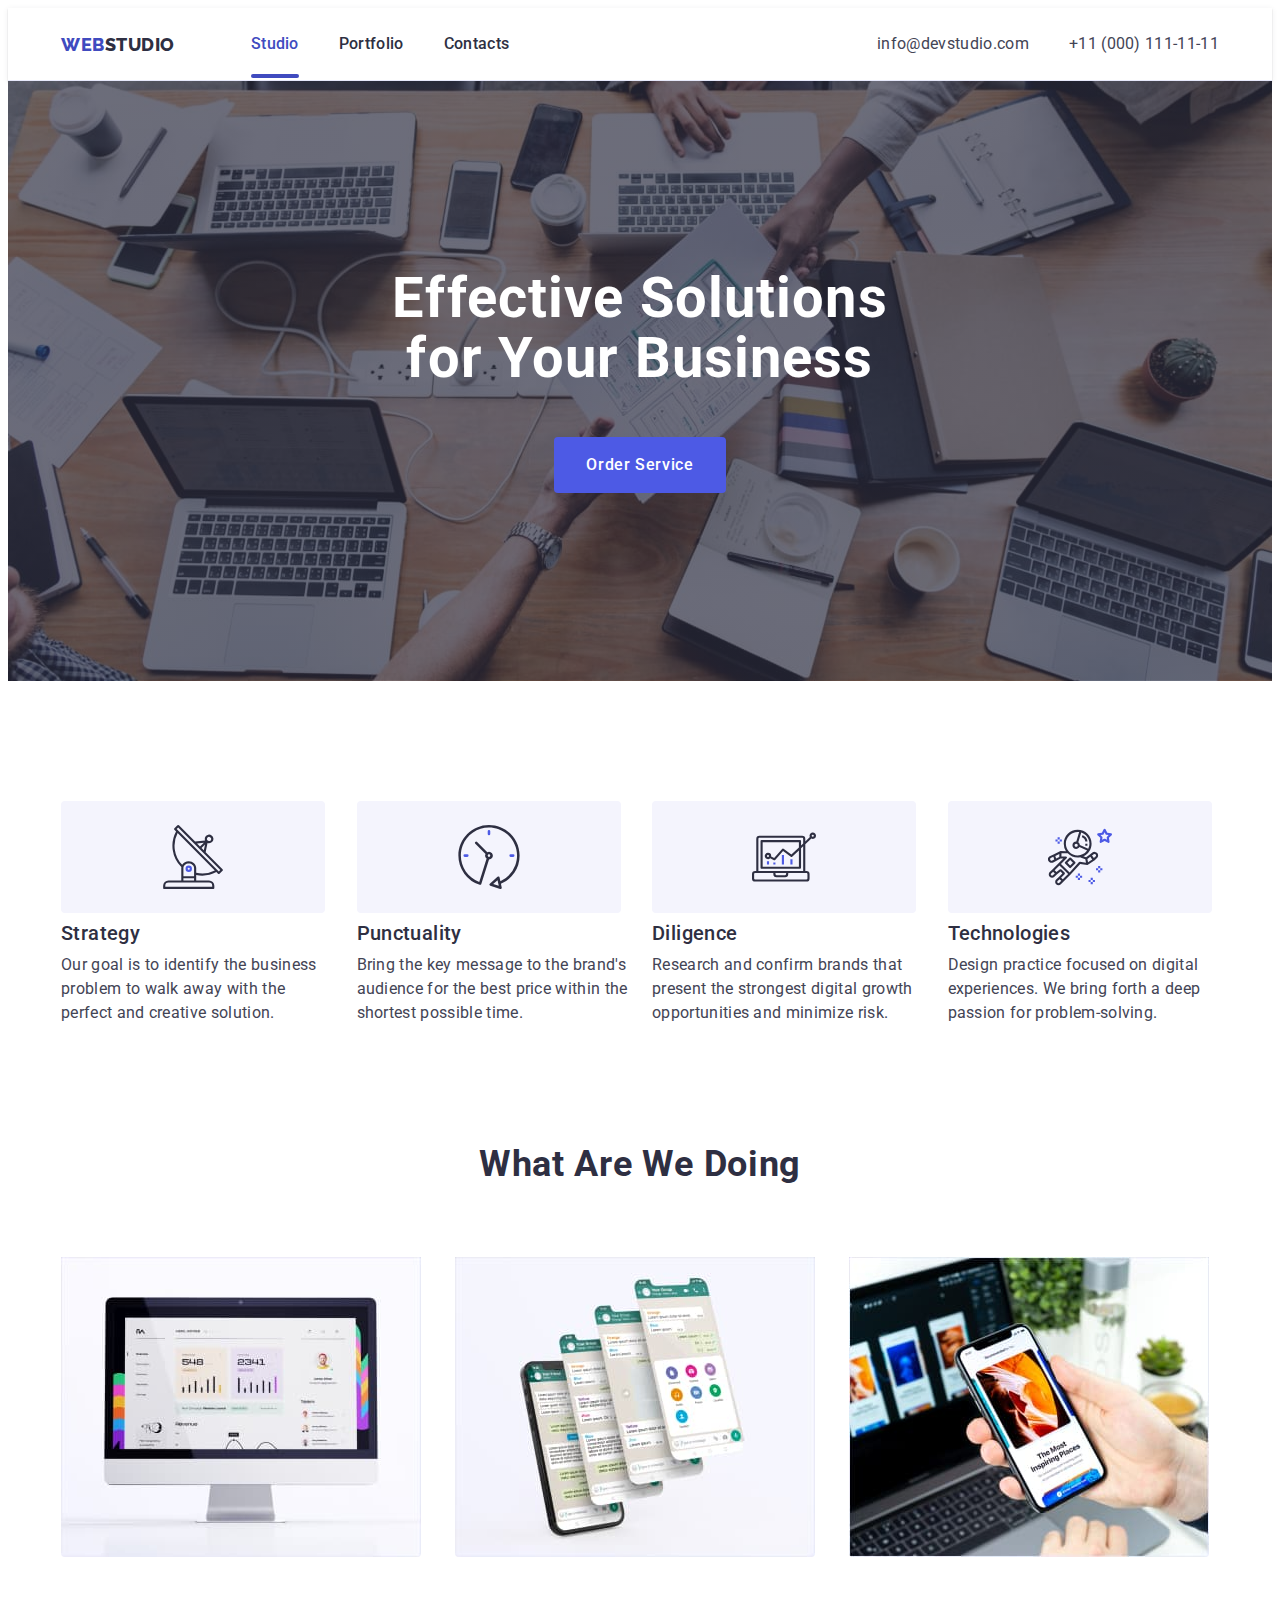
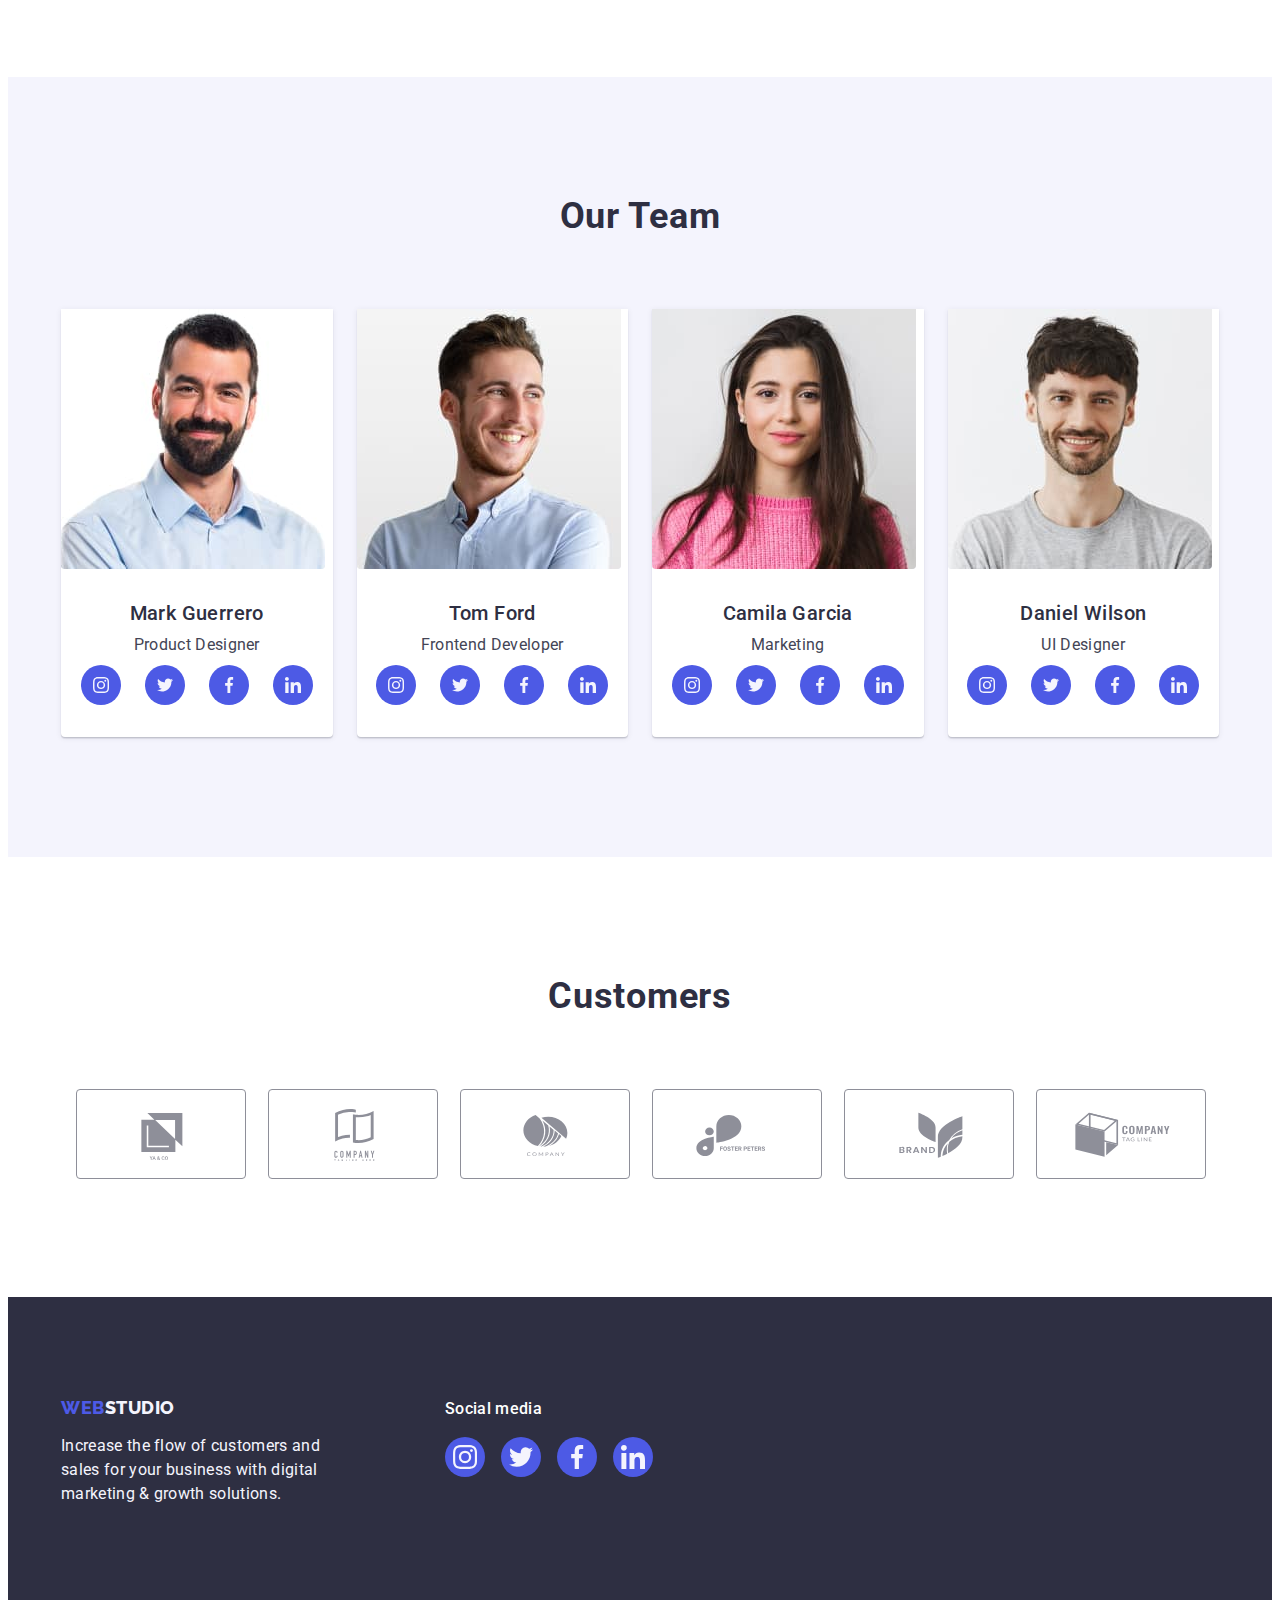
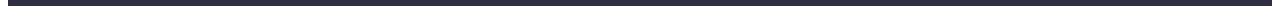
<file: index.html>
<!DOCTYPE html>
<html lang="en">
  <head>
    <meta charset="UTF-8" />
    <meta name="viewport" content="width=device-width, initial-scale=1.0" />
    <link rel="preconnect" href="https://fonts.googleapis.com" />
    <link rel="preconnect" href="https://fonts.gstatic.com" crossorigin />
    <link
      href="https://fonts.googleapis.com/css2?family=Raleway:wght@800&family=Roboto:wght@400;500;700&display=swap"
      rel="stylesheet"
    />
    <link
      rel="stylesheet"
      href="https://cdnjs.cloudflare.com/ajax/libs/modern-normalize/2.0.0/modern-normalize.min.css"
      integrity="sha512-4xo8blKMVCiXpTaLzQSLSw3KFOVPWhm/TRtuPVc4WG6kUgjH6J03IBuG7JZPkcWMxJ5huwaBpOpnwYElP/m6wg=="
      crossorigin="anonymous"
      referrerpolicy="no-referrer"
    />
    <link href="./css/styles.css" rel="stylesheet" />
    <title>WebStudio</title>
  </head>
  <body>
    <header class="headers">
      <div class="container header-container">
        <nav class="header-nav">
          <a class="header-logo-upper link" href="./index.html"
            >Web<span class="logo-ligh">Studio</span>
          </a>
          <ul class="header-menu list">
            <li class="header-menu-item">
              <a
                class="header-menu-link-active link current"
                href="./index.html"
                >Studio</a
              >
            </li>
            <li class="header-menu-item">
              <a class="header-menu-link link" href="./portfolio.html"
                >Portfolio</a
              >
            </li>
            <li class="header-menu-item">
              <a class="header-menu-link link" href="">Contacts</a>
            </li>
          </ul>
        </nav>
        <address class="address">
          <ul class="address-menu list">
            <li class="address-menu-item">
              <a class="address-menu-link link" href="mailto:info@devstudio.com"
                >info@devstudio.com</a
              >
            </li>
            <li class="address-menu-item">
              <a class="address-menu-link link" href="tel:+110001111111"
                >+11 (000) 111-11-11</a
              >
            </li>
          </ul>
        </address>
      </div>
    </header>

    <main>
      <!-- Section 1-->
      <section class="hero-image list">
        <div class="container hero-image-container">
          <h1 class="hero-image-title">
            Effective Solutions for Your Business
          </h1>
          <button type="button" class="digital" data-modal-open>
            Order Service
          </button>
        </div>
      </section>

      <!-- Section 2 -->
      <section class="section-two">
        <div class="container">
          <!--Feature 1-->
          <h2 class="visually-hidden">Section 2</h2>
          <ul class="section-two-menu list">
            <li class="section-two-menu-item">
              <div class="section-two-menu-icons">
                <svg class="section-two-icons" width="64" height="64">
                  <use href="./images/icons.svg#icons-antenna"></use>
                </svg>
              </div>
              <h3 class="sect-heads-three">Strategy</h3>
              <p class="section-text">
                Our goal is to identify the business problem to walk away with
                the perfect and creative solution.
              </p>
            </li>

            <!--Feature 2-->
            <li class="section-two-menu-item">
              <div class="section-two-menu-icons">
                <svg class="section-two-icons" width="64" height="64">
                  <use href="./images/icons.svg#icons-clock"></use>
                </svg>
              </div>
              <h3 class="sect-heads-three">Punctuality</h3>
              <p class="section-text">
                Bring the key message to the brand's audience for the best price
                within the shortest possible time.
              </p>
            </li>

            <!--Feature 3-->
            <li class="section-two-menu-item">
              <div class="section-two-menu-icons">
                <svg class="section-two-icons" width="64" height="64">
                  <use href="./images/icons.svg#icons-diagram"></use>
                </svg>
              </div>
              <h3 class="sect-heads-three">Diligence</h3>
              <p class="section-text">
                Research and confirm brands that present the strongest digital
                growth opportunities and minimize risk.
              </p>
            </li>

            <!--Feature 4-->
            <li class="section-two-menu-item">
              <div class="section-two-menu-icons">
                <svg class="section-two-icons" width="64" height="64">
                  <use href="./images/icons.svg#icons-astronaut"></use>
                </svg>
              </div>
              <h3 class="sect-heads-three">Technologies</h3>
              <p class="section-text">
                Design practice focused on digital experiences. We bring forth a
                deep passion for problem-solving.
              </p>
            </li>
          </ul>
        </div>
      </section>

      <!-- Section 3 -->
      <section class="section-three">
        <div class="container">
          <h2 class="sect-heads-two">What are we doing</h2>
          <ul class="section-three-list list">
            <li class="section-three-item">
              <img
                src="./images/img1.jpg"
                alt="Monitor"
                width="360"
                class="img-bg"
              />
            </li>
            <li class="section-three-item">
              <img
                src="./images/img2.jpg"
                alt="Phone"
                width="360"
                class="img-bg"
              />
            </li>
            <li class="section-three-item">
              <img
                src="./images/img3.jpg"
                alt="Phone and laptop"
                width="360"
                class="img-bg"
              />
            </li>
          </ul>
        </div>
      </section>

      <!--Section 4-->
      <section class="sect-four list">
        <div class="container">
          <h2 class="sect-heads-two">Our Team</h2>
          <ul class="sect-four-list list">
            <li class="sect-four-item">
              <img
                src="./images/mark_guerrero.jpg"
                alt="Mark Guerrero"
                width="264"
                class="img-bg"
              />
              <div class="workers">
                <h3 class="sect-four-heads-three">Mark Guerrero</h3>
                <p class="sect-four-text">Product Designer</p>
                <ul class="messenger-icons-menu list">
                  <li class="messenger-icons-item">
                    <a class="messenger-icons-link" href="" target="_blank">
                      <svg class="messenger-icons-img" width="16" height="16">
                        <use href="./images/icons.svg#icons-instagram"></use>
                      </svg>
                    </a>
                  </li>
                  <li class="messenger-icons-item">
                    <a class="messenger-icons-link" href="" target="_blank">
                      <svg class="messenger-icons-img" width="16" height="16">
                        <use href="./images/icons.svg#icons-twitter"></use>
                      </svg>
                    </a>
                  </li>
                  <li class="messenger-icons-item">
                    <a class="messenger-icons-link" href="" target="_blank">
                      <svg class="messenger-icons-img" width="16" height="16">
                        <use href="./images/icons.svg#icons-facebook"></use>
                      </svg>
                    </a>
                  </li>
                  <li class="messenger-icons-item">
                    <a class="messenger-icons-link" href="" target="_blank">
                      <svg class="messenger-icons-img" width="16" height="16">
                        <use href="./images/icons.svg#icons-linkedin"></use>
                      </svg>
                    </a>
                  </li>
                </ul>
              </div>
            </li>
            <li class="sect-four-item">
              <img
                src="./images/tom_ford.jpg"
                alt="Tom Ford"
                width="264"
                class="img-bg"
              />
              <div class="workers">
                <h3 class="sect-four-heads-three">Tom Ford</h3>
                <p class="sect-four-text">Frontend Developer</p>
                <ul class="messenger-icons-menu list">
                  <li class="messenger-icons-item">
                    <a class="messenger-icons-link" href="" target="_blank">
                      <svg class="messenger-icons-img" width="16" height="16">
                        <use href="./images/icons.svg#icons-instagram"></use>
                      </svg>
                    </a>
                  </li>
                  <li class="messenger-icons-item">
                    <a class="messenger-icons-link" href="" target="_blank">
                      <svg class="messenger-icons-img" width="16" height="16">
                        <use href="./images/icons.svg#icons-twitter"></use>
                      </svg>
                    </a>
                  </li>
                  <li class="messenger-icons-item">
                    <a class="messenger-icons-link" href="" target="_blank">
                      <svg class="messenger-icons-img" width="16" height="16">
                        <use href="./images/icons.svg#icons-facebook"></use>
                      </svg>
                    </a>
                  </li>
                  <li class="messenger-icons-item">
                    <a class="messenger-icons-link" href="" target="_blank">
                      <svg class="messenger-icons-img" width="16" height="16">
                        <use href="./images/icons.svg#icons-linkedin"></use>
                      </svg>
                    </a>
                  </li>
                </ul>
              </div>
            </li>
            <li class="sect-four-item">
              <img
                src="./images/camila_garcia.jpg"
                alt="Camila Garcia"
                width="264"
                class="img-bg"
              />
              <div class="workers">
                <h3 class="sect-four-heads-three">Camila Garcia</h3>
                <p class="sect-four-text">Marketing</p>

                <ul class="messenger-icons-menu list">
                  <li class="messenger-icons-item">
                    <a class="messenger-icons-link" href="" target="_blank">
                      <svg class="messenger-icons-img" width="16" height="16">
                        <use href="./images/icons.svg#icons-instagram"></use>
                      </svg>
                    </a>
                  </li>
                  <li class="messenger-icons-item">
                    <a class="messenger-icons-link" href="" target="_blank">
                      <svg class="messenger-icons-img" width="16" height="16">
                        <use href="./images/icons.svg#icons-twitter"></use>
                      </svg>
                    </a>
                  </li>
                  <li class="messenger-icons-item">
                    <a class="messenger-icons-link" href="" target="_blank">
                      <svg class="messenger-icons-img" width="16" height="16">
                        <use href="./images/icons.svg#icons-facebook"></use>
                      </svg>
                    </a>
                  </li>
                  <li class="messenger-icons-item">
                    <a class="messenger-icons-link" href="" target="_blank">
                      <svg class="messenger-icons-img" width="16" height="16">
                        <use href="./images/icons.svg#icons-linkedin"></use>
                      </svg>
                    </a>
                  </li>
                </ul>
              </div>
            </li>
            <li class="sect-four-item">
              <img
                src="./images/daniel_wilson.jpg"
                alt="Daniel Wilson"
                width="264"
                class="img-bg"
              />
              <div class="workers">
                <h3 class="sect-four-heads-three">Daniel Wilson</h3>
                <p class="sect-four-text">UI Designer</p>
                <ul class="messenger-icons-menu list">
                  <li class="messenger-icons-item">
                    <a class="messenger-icons-link" href="" target="_blank">
                      <svg class="messenger-icons-img" width="16" height="16">
                        <use href="./images/icons.svg#icons-instagram"></use>
                      </svg>
                    </a>
                  </li>
                  <li class="messenger-icons-item">
                    <a class="messenger-icons-link" href="" target="_blank">
                      <svg class="messenger-icons-img" width="16" height="16">
                        <use href="./images/icons.svg#icons-twitter"></use>
                      </svg>
                    </a>
                  </li>
                  <li class="messenger-icons-item">
                    <a class="messenger-icons-link" href="" target="_blank">
                      <svg class="messenger-icons-img" width="16" height="16">
                        <use href="./images/icons.svg#icons-facebook"></use>
                      </svg>
                    </a>
                  </li>
                  <li class="messenger-icons-item">
                    <a class="messenger-icons-link" href="" target="_blank">
                      <svg class="messenger-icons-img" width="16" height="16">
                        <use href="./images/icons.svg#icons-linkedin"></use>
                      </svg>
                    </a>
                  </li>
                </ul>
              </div>
            </li>
          </ul>
        </div>
      </section>

      <!--Section 5-->
      <section class="sect-five list">
        <div class="container">
          <h2 class="sect-heads-two">Customers</h2>
          <ul class="sect-five-menu list">
            <li class="sect-five-item">
              <a class="sect-five-link" href="" target="_blank">
                <svg class="sect-five-img" width="104" height="56">
                  <use href="./images/icons.svg#icons-Client-1"></use>
                </svg>
              </a>
            </li>
            <li class="sect-five-item">
              <a class="sect-five-link" href="" target="_blank">
                <svg class="sect-five-img" width="104" height="56">
                  <use href="./images/icons.svg#icons-Client-2"></use>
                </svg>
              </a>
            </li>
            <li class="sect-five-item">
              <a class="sect-five-link" href="" target="_blank">
                <svg class="sect-five-img" width="104" height="56">
                  <use href="./images/icons.svg#icons-Client-3"></use>
                </svg>
              </a>
            </li>
            <li class="sect-five-item">
              <a class="sect-five-link" href="" target="_blank">
                <svg class="sect-five-img" width="104" height="56">
                  <use href="./images/icons.svg#icons-Client-4"></use>
                </svg>
              </a>
            </li>
            <li class="sect-five-item">
              <a class="sect-five-link" href="" target="_blank">
                <svg class="sect-five-img" width="104" height="56">
                  <use href="./images/icons.svg#icons-Client-5"></use>
                </svg>
              </a>
            </li>
            <li class="sect-five-item">
              <a class="sect-five-link" href="" target="_blank">
                <svg class="sect-five-img" width="104" height="56">
                  <use href="./images/icons.svg#icons-Client-6"></use>
                </svg>
              </a>
            </li>
          </ul>
        </div>
      </section>
    </main>

    <footer class="footer">
      <div class="footer-div container">
        <div class="footer-container">
          <a class="footer-logo-upper link" href="./index.html"
            >Web<span class="logo-ligh-two">Studio</span>
          </a>
          <p class="footer-text">
            Increase the flow of customers and sales for your business with
            digital marketing & growth solutions.
          </p>
        </div>
        <div class="footer-social">
          <p class="footer-social-text">Social media</p>
          <ul class="footer-social-menu list">
            <li class="footer-social-item">
              <a class="footer-social-link" href="" target="_blank">
                <svg class="footer-social-img" width="24" height="24">
                  <use href="./images/icons.svg#icons-instagram"></use></svg
              ></a>
            </li>
            <li class="footer-social-item">
              <a class="footer-social-link" href="" target="_blank">
                <svg class="footer-social-img" width="24" height="24">
                  <use href="./images/icons.svg#icons-twitter"></use></svg
              ></a>
            </li>
            <li class="footer-social-item">
              <a class="footer-social-link" href="" target="_blank">
                <svg class="footer-social-img" width="24" height="24">
                  <use href="./images/icons.svg#icons-facebook"></use></svg
              ></a>
            </li>
            <li class="footer-social-item">
              <a class="footer-social-link" href="" target="_blank">
                <svg class="footer-social-img" width="24" height="24">
                  <use href="./images/icons.svg#icons-linkedin"></use></svg
              ></a>
            </li>
          </ul>
        </div>
      </div>
    </footer>
    <div class="backdrop is-hidden" data-modal>
      <div class="model">
        <button type="button" class="model-close-btn" data-modal-close>
          <svg class="modal-img" width="8" height="8">
            <use href="./images/icons.svg#icons-close-black"></use>
          </svg>
        </button>
      </div>
    </div>
    <script src="./js/modal.js"></script>
  </body>
</html>
</file>
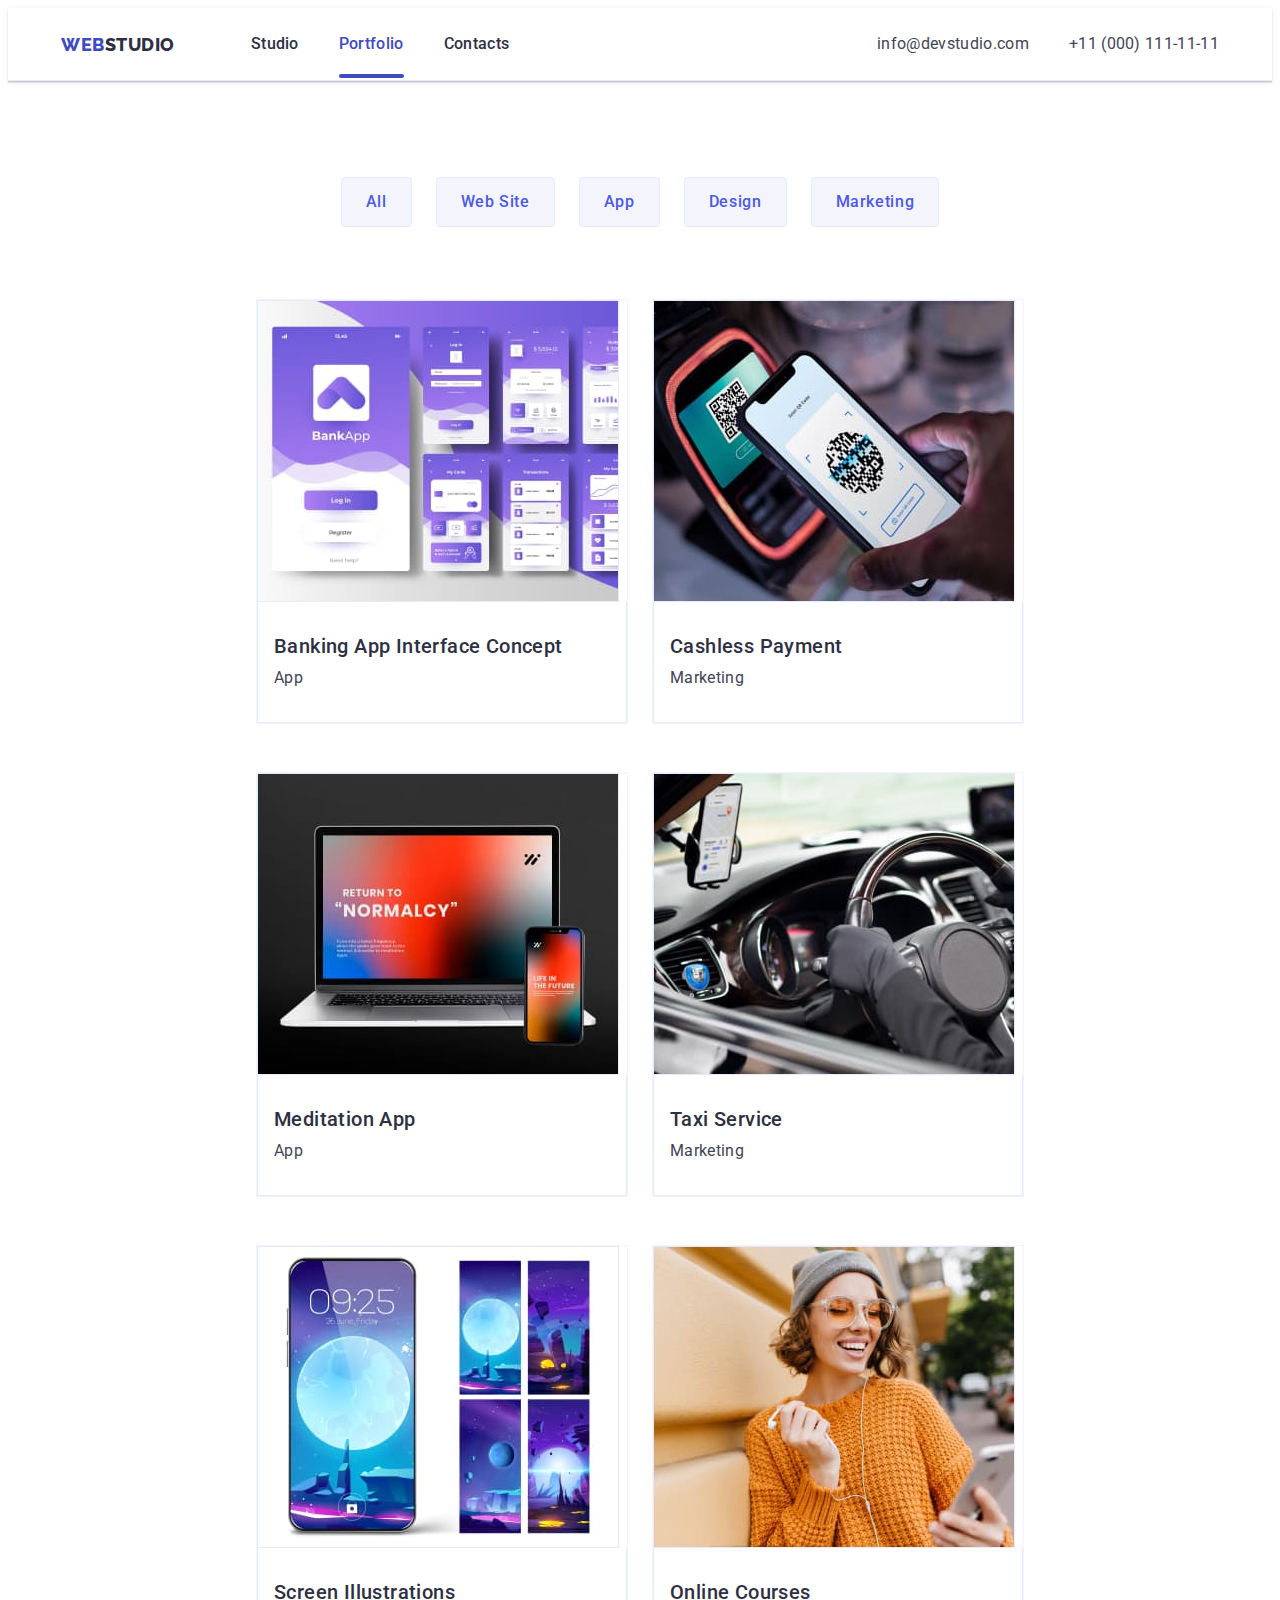
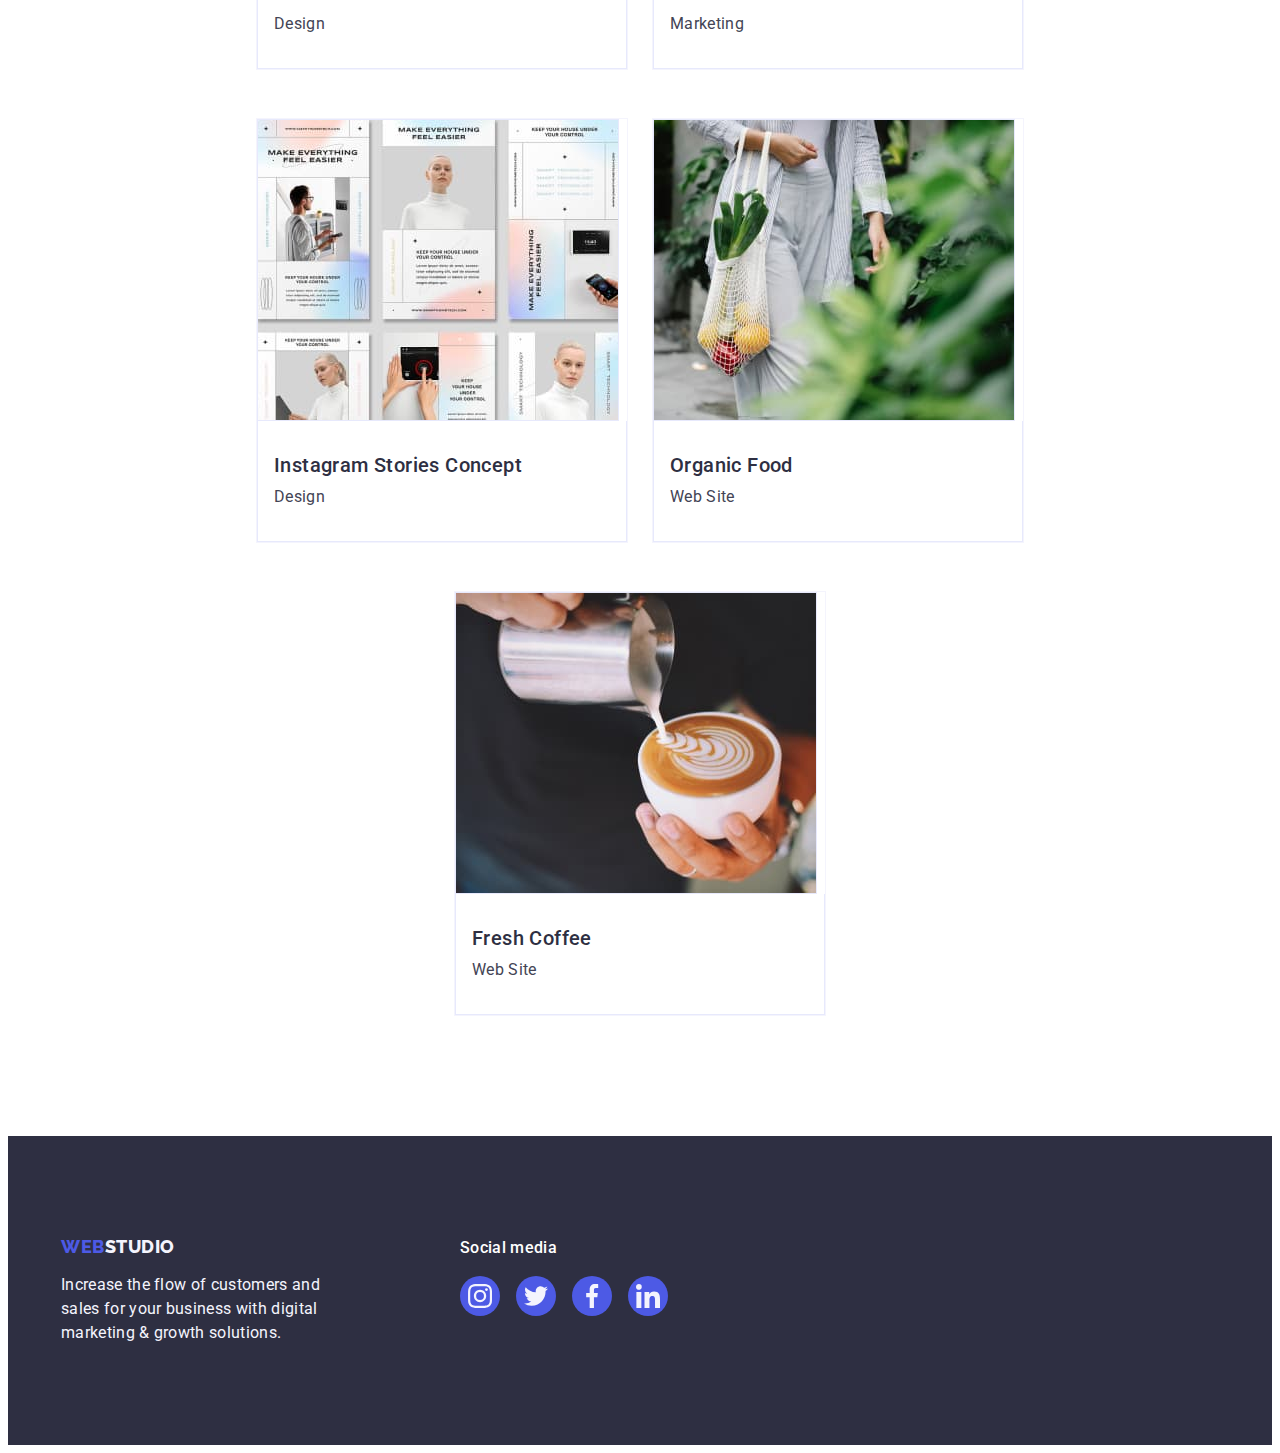
<file: portfolio.html>
<!DOCTYPE html>
<html lang="en">
  <head>
    <meta charset="UTF-8" />
    <meta name="viewport" content="width=device-width, initial-scale=1.0" />
    <link rel="preconnect" href="https://fonts.googleapis.com" />
    <link rel="preconnect" href="https://fonts.gstatic.com" crossorigin />
    <link
      href="https://fonts.googleapis.com/css2?family=Raleway:wght@800&family=Roboto:wght@400;500;700&display=swap"
      rel="stylesheet"
    />
    <link
      rel="stylesheet"
      href="https://cdnjs.cloudflare.com/ajax/libs/modern-normalize/2.0.0/modern-normalize.min.css"
      integrity="sha512-4xo8blKMVCiXpTaLzQSLSw3KFOVPWhm/TRtuPVc4WG6kUgjH6J03IBuG7JZPkcWMxJ5huwaBpOpnwYElP/m6wg=="
      crossorigin="anonymous"
      referrerpolicy="no-referrer"
    />
    <link href="./css/styles.css" rel="stylesheet" />
    <title>Portfolio</title>
  </head>
  <body>
    <header class="headers">
      <div class="container header-container">
        <nav class="header-nav">
          <a class="header-logo-upper link" href="./portfolio.html"
            >Web<span class="logo-ligh">Studio</span>
          </a>
          <ul class="header-menu list">
            <li class="header-menu-item">
              <a class="header-menu-link link" href="./index.html">Studio</a>
            </li>
            <li class="header-menu-item">
              <a
                class="header-menu-link-active link current"
                href="./portfolio.html"
                >Portfolio</a
              >
            </li>
            <li class="header-menu-item">
              <a class="header-menu-link link" href="">Contacts</a>
            </li>
          </ul>
        </nav>
        <address class="address">
          <ul class="address-menu list">
            <li class="address-menu-item">
              <a class="address-menu-link link" href="mailto:info@devstudio.com"
                >info@devstudio.com</a
              >
            </li>
            <li class="address-menu-item">
              <a class="address-menu-link link" href="tel:+110001111111"
                >+11 (000) 111-11-11</a
              >
            </li>
          </ul>
        </address>
      </div>
    </header>

    <main>
      <section class="top-btn">
        <div class="container top-btn-container">
          <h1 class="visually-hidden">Section 2</h1>
          <ul class="top-btn-menu list">
            <li class="top-btn-menu-item">
              <button type="button" class="digital-two link">All</button>
            </li>
            <li class="top-btn-menu-item">
              <button type="button" class="digital-two link">Web Site</button>
            </li>
            <li class="top-btn-menu-item">
              <button type="button" class="digital-two link">App</button>
            </li>
            <li class="top-btn-menu-item">
              <button type="button" class="digital-two link">Design</button>
            </li>
            <li class="top-btn-menu-item">
              <button type="button" class="digital-two link">Marketing</button>
            </li>
          </ul>
          <ul class="our-services list">
            <li class="our-services-item">
              <a class="our-services-link link" href="">
                <div class="our-services-cover">
                  <img
                    src="./images/banking-app.jpg"
                    alt="Banking App Interface Concept"
                    width="360"
                    class="our-services-images link"
                  />
                  <p class="our-services-cover-text">
                    14 Stylish and User-Friendly App Design Concepts · Task
                    Manager App · Calorie Tracker App · Exotic Fruit Ecommerce
                    App · Cloud Storage App
                  </p>
                </div>
                <div class="addition">
                  <h2 class="sect-heads-three">
                    Banking App Interface Concept
                  </h2>
                  <p class="section-text">App</p>
                </div>
              </a>
            </li>
            <li class="our-services-item">
              <a class="our-services-link link" href="">
                <div class="our-services-cover">
                  <img
                    src="./images/cashless-payment.jpg"
                    alt="Cashless Payment Marketing"
                    width="360"
                    class="our-services-images link"
                  />
                  <p class="our-services-cover-text">
                    14 Stylish and User-Friendly App Design Concepts · Task
                    Manager App · Calorie Tracker App · Exotic Fruit Ecommerce
                    App · Cloud Storage App
                  </p>
                </div>
                <div class="addition">
                  <h2 class="sect-heads-three">Cashless Payment</h2>
                  <p class="section-text">Marketing</p>
                </div>
              </a>
            </li>
            <li class="our-services-item">
              <a class="our-services-link link" href="">
                <div class="our-services-cover">
                  <img
                    src="./images/meditation-app.jpg"
                    alt="Meditation App App"
                    width="360"
                    class="our-services-images link"
                  />
                  <p class="our-services-cover-text">
                    14 Stylish and User-Friendly App Design Concepts · Task
                    Manager App · Calorie Tracker App · Exotic Fruit Ecommerce
                    App · Cloud Storage App
                  </p>
                </div>
                <div class="addition">
                  <h2 class="sect-heads-three">Meditation App</h2>
                  <p class="section-text">App</p>
                </div>
              </a>
            </li>

            <li class="our-services-item">
              <a class="our-services-link link" href="">
                <div class="our-services-cover">
                  <img
                    src="./images/taxi-service.jpg"
                    alt="Taxi Service"
                    width="360"
                    class="our-services-images link"
                  />
                  <p class="our-services-cover-text">
                    14 Stylish and User-Friendly App Design Concepts · Task
                    Manager App · Calorie Tracker App · Exotic Fruit Ecommerce
                    App · Cloud Storage App
                  </p>
                </div>
                <div class="addition">
                  <h2 class="sect-heads-three">Taxi Service</h2>
                  <p class="section-text">Marketing</p>
                </div>
              </a>
            </li>
            <li class="our-services-item">
              <a class="our-services-link link" href="">
                <div class="our-services-cover">
                  <img
                    src="./images/screen-illustrations.jpg"
                    alt="Screen Illustrations Design"
                    width="360"
                    class="our-services-images link"
                  />
                  <p class="our-services-cover-text">
                    14 Stylish and User-Friendly App Design Concepts · Task
                    Manager App · Calorie Tracker App · Exotic Fruit Ecommerce
                    App · Cloud Storage App
                  </p>
                </div>
                <div class="addition">
                  <h2 class="sect-heads-three">Screen Illustrations</h2>
                  <p class="section-text">Design</p>
                </div>
              </a>
            </li>
            <li class="our-services-item">
              <a class="our-services-link link" href="">
                <div class="our-services-cover">
                  <img
                    src="./images/online-courses.jpg"
                    alt="Online Courses Marketing"
                    width="360"
                    class="our-services-images link"
                  />
                  <p class="our-services-cover-text">
                    14 Stylish and User-Friendly App Design Concepts · Task
                    Manager App · Calorie Tracker App · Exotic Fruit Ecommerce
                    App · Cloud Storage App
                  </p>
                </div>
                <div class="addition">
                  <h2 class="sect-heads-three">Online Courses</h2>
                  <p class="section-text">Marketing</p>
                </div>
              </a>
            </li>
            <li class="our-services-item">
              <a class="our-services-link link" href="">
                <div class="our-services-cover">
                  <img
                    src="./images/instagram-stories.jpg"
                    alt="Instagram Stories Concept Design"
                    width="360"
                    class="our-services-images link"
                  />
                  <p class="our-services-cover-text">
                    14 Stylish and User-Friendly App Design Concepts · Task
                    Manager App · Calorie Tracker App · Exotic Fruit Ecommerce
                    App · Cloud Storage App
                  </p>
                </div>
                <div class="addition">
                  <h2 class="sect-heads-three">Instagram Stories Concept</h2>
                  <p class="section-text">Design</p>
                </div>
              </a>
            </li>
            <li class="our-services-item">
              <a class="our-services-link link" href="">
                <div class="our-services-cover">
                  <img
                    src="./images/organic-food.jpg"
                    alt="Organic Food Web Site"
                    width="360"
                    class="our-services-images link"
                  />
                  <p class="our-services-cover-text">
                    14 Stylish and User-Friendly App Design Concepts · Task
                    Manager App · Calorie Tracker App · Exotic Fruit Ecommerce
                    App · Cloud Storage App
                  </p>
                </div>
                <div class="addition">
                  <h2 class="sect-heads-three">Organic Food</h2>
                  <p class="section-text">Web Site</p>
                </div>
              </a>
            </li>
            <li class="our-services-item">
              <a class="our-services-link link" href="">
                <div class="our-services-cover">
                  <img
                    src="./images/fresh-coffee.jpg"
                    alt="Fresh Coffee Web Site"
                    width="360"
                    class="our-services-images link"
                  />
                  <p class="our-services-cover-text">
                    14 Stylish and User-Friendly App Design Concepts · Task
                    Manager App · Calorie Tracker App · Exotic Fruit Ecommerce
                    App · Cloud Storage App
                  </p>
                </div>
                <div class="addition">
                  <h2 class="sect-heads-three">Fresh Coffee</h2>
                  <p class="section-text">Web Site</p>
                </div>
              </a>
            </li>
          </ul>
        </div>
      </section>
    </main>

    <footer class="footer">
      <div class="footer-div container">
        <div class="footer-container">
          <a class="footer-logo-upper link" href="./index.html"
            >Web<span class="logo-ligh-two">Studio</span>
          </a>
          <p class="footer-text">
            Increase the flow of customers and sales for your business with
            digital marketing & growth solutions.
          </p>
        </div>
        <div class="container footer-social">
          <p class="footer-social-text">Social media</p>
          <ul class="footer-social-menu list">
            <li class="footer-social-item">
              <a class="footer-social-link" href="" target="_blank">
                <svg class="footer-social-img" width="24" height="24">
                  <use href="./images/icons.svg#icons-instagram"></use></svg
              ></a>
            </li>
            <li class="footer-social-item">
              <a class="footer-social-link" href="" target="_blank">
                <svg class="footer-social-img" width="24" height="24">
                  <use href="./images/icons.svg#icons-twitter"></use></svg
              ></a>
            </li>
            <li class="footer-social-item">
              <a class="footer-social-link" href="" target="_blank">
                <svg class="footer-social-img" width="24" height="24">
                  <use href="./images/icons.svg#icons-facebook"></use></svg
              ></a>
            </li>
            <li class="footer-social-item">
              <a class="footer-social-link" href="" target="_blank">
                <svg class="footer-social-img" width="24" height="24">
                  <use href="./images/icons.svg#icons-linkedin"></use></svg
              ></a>
            </li>
          </ul>
        </div>
      </div>
    </footer>
  </body>
</html>
</file>
<file: css/styles.css>
:root {
    --iris: #4D5AE5;
    --ocean: #404BBF;
    --navy-blue: #2E2F42;
    --green: #31D0AA;
    --slate: #434455;
    --light-slate: #8E8F99;
    --cornflower: #E7E9FC;
    --cloud: #F4F4FD;
    --grey: #2E2F42;
    --white: #FFFFFF;
    --dairy: #FCFCFC;
    --navyblue-modal: rgba(46, 47, 66, 0.40);
}

p, h1, h2, h3, h4, h5, h6 {
    margin-top: 0;
    margin-bottom: 0;
}

ul {
    margin-top: 0;
    margin-bottom: 0;
    padding-left: 0;
}

img {
    display: block;
}

body {
    font-family: Roboto, sans-serif;
    color: var(--slate);
    background-color: var(--white);
}

.container {
    max-width: 1158px;
    padding: 0 15px;
    margin: 0 auto;
}

button {
    cursor: pointer;
}

.list {
    list-style: none;
}

.link {
    text-decoration: none;
}

.headers {
    border-bottom: 1px solid var(--cornflower);
    background: var(--white);
    box-shadow: 0px 1px 6px 0px rgba(46, 47, 66, 0.08), 0px 1px 1px 0px rgba(46, 47, 66, 0.16), 0px 2px 1px 0px rgba(46, 47, 66, 0.08);
}

.header-logo-upper {
    font-size: 18px;
    font-family: Raleway, sans-serif;
    font-weight: 800;
    text-transform: uppercase;
    color: var(--ocean);
    line-height: 1.17;
    letter-spacing: 0.03em;
    margin-right: 76px;
    padding-top: 24px;
    padding-bottom: 24px;
    padding-top: 25.5px;
    padding-bottom: 25.5px;
    display: inline-block;
}

.logo-ligh {
    color: var(--grey);
    display: inline-block;
}

.logo-ligh-two {
    color: var(--cloud) ;
    display: inline-block;
}

.header-container {
    display: flex;
    align-items: center;
}

.header-nav {
    display: flex;
    align-items: center;
    flex-grow: 1;
    
}

.header-menu {
    display: flex;
    gap: 40px;
    padding-top: 24px;
    padding-bottom: 24px;
}

.current {
    position: relative;
    transition: transform 250ms cubic-bezier(0.4, 0, 0.2, 1);
}

.current::after {
    content: '';
    position: absolute;
    bottom: -1px;
    left: 0;
    width: 100%;
    height: 4px;
    border-radius: 2px;
    background: var(--ocean);
}

.address-menu {
    display: flex;
    gap: 40px;
}

.header-menu-link-active {
    font-size: 16px;
    font-weight: 500;
    line-height: 1.5;
    letter-spacing: 0.02em;
    color: var(--ocean);
    padding-top: 24px;
    padding-bottom: 24px;
    transition: color 250ms cubic-bezier(0.4, 0, 0.2, 1);
}

.header-menu-link {
    font-size: 16px;
    font-weight: 500;
    line-height: 1.5;
    letter-spacing: 0.02em;
    color: var(--navy-blue);
    padding-top: 24px;
    padding-bottom: 24px;
    transition: color 250ms cubic-bezier(0.4, 0, 0.2, 1);
}
/* 
.header-menu-link:hover,
.header-menu-link:focus {
    color: var(--ocean);
} */

.address {
    font-style: normal;
}

.address-menu-link{
    font-size: 16px;
    line-height: 1.5;
    letter-spacing: 0.02em;
    color: var(--slate);
    padding-top: 24px;
    padding-bottom: 24px;
    transition: color 250ms cubic-bezier(0.4, 0, 0.2, 1);
}

.address-menu-link:hover,
.address-menu-link:focus {
    color: var(--ocean);
}

.hero-image {
margin: 0 auto;
    max-width: 1440px;
    background-image: linear-gradient(rgba(46, 47, 66, 0.7), rgba(46, 47, 66, 0.7)), url(../images/people-office.jpg);
    background-repeat: no-repeat;
    background-position: center;
    background-size: cover;
    background-color: #2E2F42;
    padding-top: 188px;
    padding-bottom: 188px;

}

.hero-image-container {
    
}

.hero-image-title {
    color: var(--white);
    font-size: 56px;
    font-weight: 700;
    line-height: 1.07;
    letter-spacing: 0.02em;
    text-align: center;
    max-width: 496px;
    margin: 0 auto;
    margin-bottom: 48px;
}
.digital {
    background: var(--iris);
    font-family: inherit;
    color: var(--white);
    font-weight: 500;
    font-size: 16px;
    line-height: 1.5;
    letter-spacing: 0.04em;
    padding: 16px 32px;
    border-radius: 4px;
    display: block;
    margin: 0 auto;
    min-width: 169px;
    height: 56px;
    border: none;
    transition: background-color 250ms cubic-bezier(0.4, 0, 0.2, 1);
    }

.digital:hover,
.digital:focus {
    background-color: var(--ocean);
}

.section-two {
    padding-top: 120px;
    padding-bottom: 120px;
    }

.section-two-menu {
    display: flex;
    gap: 24px;
    justify-content: center;
}

.section-two-menu-item {
    width: calc((100% - 72px) / 4);
}

.section-two-menu-icons {
    display: flex;
    justify-content: center;
    align-items: center;
    width: 264px;
    height: 112px;
    flex-shrink: 0;
    border-radius: 4px;
    background: var(--cloud);
    margin-bottom: 8px;
}

.sect-heads-three {
    color: var(--navy-blue);
    font-size: 20px;
    font-weight: 500;
    line-height: 1.2;
    letter-spacing: 0.02em;
    margin-bottom: 8px;
}

.section-text {
    color: var(--slate);
    font-size: 16px;
    line-height: 1.5;
    letter-spacing: 0.02em;
}

.visually-hidden {
    position: absolute;
    width: 1px;
    height: 1px;
    margin: -1px;
    border: 0;
    padding: 0;
    white-space: nowrap;
    clip-path: inset(100%);
    clip: rect(0 0 0 0);
    overflow: hidden;
}

.section-three {
    padding-bottom: 120px;
}

.sect-heads-two {
    color: var(--navy-blue);
    text-align: center;
    font-size: 36px;
    font-weight: 700;
    line-height: 1.11;
    letter-spacing: 0.02em;
    text-transform: capitalize;
    margin: 0 auto;
    margin-bottom: 72px;

}

.section-three-list {
    display: flex;
    gap: 24px;
}

.section-three-list:not(:last-child) {
    margin-right: 24px;
}

.section-three-item {
    width: calc((100% - 48px) / 3);
}

.img-bg {
    background: var(--cornflower);
    border-radius: 0px 0px 4px 4px;
}

.workers{
    padding: 32px 0px;
}

.sect-four {
    background-color: var(--cloud);
    padding-top: 120px;
    padding-bottom: 120px;
}

.sect-four-list {
    display: flex;
    gap: 24px;
}


.sect-four-item {
    width: calc((100% - 72px) / 4);
    border-radius: 0px 0px 4px 4px;
    background: var(--white);
    box-shadow: 0px 2px 1px 0px rgba(46, 47, 66, 0.08), 0px 1px 1px 0px rgba(46, 47, 66, 0.16), 0px 1px 6px 0px rgba(46, 47, 66, 0.08);
}

.sect-four-heads-three {
    color: var(--navy-blue);
    font-size: 20px;
    font-weight: 500;
    line-height: 1.2;
    letter-spacing: 0.02em;
    text-align: center;
    margin-bottom: 8px;
}

.sect-four-text {
    color: var(--slate);
    font-size: 16px;
    line-height: 1.5;
    letter-spacing: 0.02em;
    text-align: center;
    margin-bottom: 8px;
    }

.messenger-icons {
    }

.messenger-icons-menu {
    display: flex;
    gap: 24px;
    justify-content: center;
}

.messenger-icons-item {
    width: calc((100% - 72px) / 4);
    width: 40px;
    height: 40px;
}

.messenger-icons-link {
    display: flex;
    width: 100%;
    height: 100%;
    background-color: var(--iris);
    fill: var(--cloud);
    border-radius: 50%;
    align-items: center;
    justify-content: center;
    transition: background-color 250ms cubic-bezier(0.4, 0, 0.2, 1);
}

.messenger-icons-link:hover,
.messenger-icons-link:focus {
    background-color: #404bbf;
}


.messenger-icons-img {
    fill: var(--cloud);
}

.sect-five {
    background-color: var(--white);
    padding-top: 120px;
    padding-bottom: 120px;
}

.sect-heads-two {}

.sect-five-menu {
    display: flex;
    gap: 24px;
    justify-content: center;
}

.sect-five-item {
    width: calc((100% - 120px) / 6);
    width: 168px;
    height: 88px;
}

.sect-five-link {
    display: flex;
    justify-content: center;
    align-items: center;
    width: 100%;
    height: 100%;
    fill: var(--light-slate);
    border-radius: 4px;
    border: 1px solid #8e8f99;
    transition:border-color 250ms cubic-bezier(0.4, 0, 0.2, 1),
    color 250ms cubic-bezier(0.4, 0, 0.2, 1);
    color: #8e8f99;
}

.sect-five-menu-icons {

}

.sect-five-link:hover,
.sect-five-link:focus {
    color: #404bbf;
    border-color: #404bbf;
}

.sect-five-img {
    width: 104px;
    height: 56px;
    fill: currentColor;
}

.footer {
    background: var(--navy-blue);
    padding-top: 100px;
    padding-bottom: 100px;
}

.footer-div {
    display: flex;
    align-items: baseline;
}

.footer-container {
    margin-right: 120px;
}


.sect-four-item {
    background-color: var(--white);
}

.footer-text {
    color: var(--cloud);
    font-size: 16px;
    line-height: 1.5;
    letter-spacing: 0.02em;
    max-width: 264px;

}

.digital-two {
    font-weight: 500;
    font-family: inherit;
    font-size: 16px;
    line-height: 1.5;
    letter-spacing: 0.04em;
    color: var(--iris);
    background-color: var(--cloud);
    padding: 12px 24px;
    border-radius: 4px;
    display: inline-block;
    border: 1px solid #e7e9fc;
    transition: color 250ms cubic-bezier(0.4, 0, 0.2, 1),
    background-color 250ms cubic-bezier(0.4, 0, 0.2, 1),
    border-color 250ms cubic-bezier(0.4, 0, 0.2, 1),
    box-shadow 250ms cubic-bezier(0.4, 0, 0.2, 1);
}

.digital-two:hover,
.digital-two:focus {
    background-color: var(--ocean);
    color: var(--white);
    border: 1px solid transparent;
    box-shadow: 0px 2px 2px 0px rgba(0, 0, 0, 0.12), 0px 2px 1px 0px rgba(0, 0, 0, 0.08), 0px 3px 1px 0px rgba(0, 0, 0, 0.10);
}

.footer-logo-upper {
    margin-bottom: 17.5px;
    font-size: 18px;
    font-family: Raleway, sans-serif;
    font-weight: 800;
    text-transform: uppercase;
    color: var(--iris);
    line-height: 1.17;
    letter-spacing: 0.03em;
    display: inline-block;
    margin-bottom: 16px;
}

.footer-social {
    flex-grow: 1;
}

.footer-social-text {
    color: var(--white);
    font-size: 16px;
    font-weight: 500;
    line-height: 1.5;
    letter-spacing: 0.02em;
    margin-bottom: 16px;
}

.footer-social-menu {
    display: flex;
    gap: 16px;
    margin: 0;
}

.footer-social-item {
    width: 40px;
    height: 40px;
}

.footer-social-link {
    display: flex;
    width: 100%;
    height: 100%;
    background-color: var(--iris);
    border-radius: 50%;
    align-items: center;
    justify-content: center;
    transition: background-color 250ms cubic-bezier(0.4, 0, 0.2, 1);
}

.footer-social-img {
    fill: var(--cloud);
}

.footer-social-link:hover,
.footer-social-link:focus {
    background-color: #31d0aa;
}


.top-btn {
    padding-top: 96px;
    padding-bottom: 120px;
}

.top-btn-menu {
    display: flex;
    gap: 24px;
    justify-content: center;
    margin-bottom: 72px;
}

.top-btn-menu-item {
    
}

.our-services {
    justify-content: center;
}

.our-services-item {
    width: calc((100% - 48px) / 3);
    border: 1px solid var(--cloud);
    background: var(--white);
}

.our-services-link {
    display: block;
    transition: box-shadow 250ms cubic-bezier(0.4, 0, 0.2, 1);
}

.our-services-link:hover,
.our-services-link:focus {
    box-shadow: 0px 1px 6px rgba(46, 47, 66, 0.08), 0px 1px 1px rgba(46, 47, 66, 0.16), 0px 2px 1px rgba(46, 47, 66, 0.08);
}

.our-services-images {
    border: 1px solid var(--cornflower);
}

.our-services-cover {
    position: relative;
    overflow: hidden;
}

.our-services-link:hover .our-services-cover-text,
.our-services-link:focus .our-services-cover-text {
    transform: translateY(0%);
}

.our-services-cover-text {
    position: absolute;
    top: 0;
    left: 0;
    height: 100%;
    padding: 40px 32px;
    color: var(--cloud);
    font-size: 16px;
    font-style: normal;
    font-weight: 400;
    line-height: 1.5;
    letter-spacing: 0.02em;
    background-color:var(--iris);
    transform: translateY(100%);
    transition: transform 250ms cubic-bezier(0.4, 0, 0.2, 1);
}

.addition {
    padding: 32px 16px;
    border: 1px solid #e7e9fc;
    border-top: none;
}

.our-services {
    display: flex;
    flex-wrap: wrap;
    column-gap: 24px;
    row-gap: 48px;
}

.backdrop {
    position: fixed;
    top: 0;
    width: 100%;
    height: 100%;
    background-color: var(--navyblue-modal);
    transition: opacity 250ms cubic-bezier(0.4, 0, 0.2, 1), visibility 250ms cubic-bezier(0.4, 0, 0.2, 1);
}

.model {
    width: 408px;
    min-height: 584px;
    border-radius: 4px;
    background-color: var(--dairy);
    box-shadow: 0px 2px 1px 0px rgba(0, 0, 0, 0.20), 0px 1px 3px 0px rgba(0, 0, 0, 0.12), 0px 1px 1px 0px rgba(0, 0, 0, 0.14);
    position: absolute;
    left: 50%;
    top: 50%;
    transition: transform 250ms cubic-bezier(0.4, 0, 0.2, 1);
    transform: translate(-50%, -50%) scale(1);
}

.backdrop.is-hidden .model {
    transform: translate(-50%, -50%) scaleX(5);
}

.model-close-btn {
    display: flex;
    width: 24px;
    height: 24px;
    position: absolute;
    top: 24px;
    right: 24px;
    border-radius: 50%;
    align-items: center;
    justify-content: center; 
    border: 1px solid rgba(0, 0, 0, 0.1);
    cursor: pointer;
    background-color: var(--cornflower);
    padding: 0;
    transition: background-color 250ms cubic-bezier(0.4, 0, 0.2, 1), border 250ms cubic-bezier(0.4, 0, 0.2, 1);
}

.model-close-btn:focus,
.model-close-btn:hover {
    background-color: var(--ocean);
    border: none;
    fill: #ffffff;
}

.modal-img {
    transition: fill 250ms cubic-bezier(0.4, 0, 0.2, 1);
}
/* 
.modal-img:focus,
.modal-img:hover {

} */

.is-hidden {
    opacity: 0;
    visibility: hidden;
    pointer-events: none;
}
</file>
